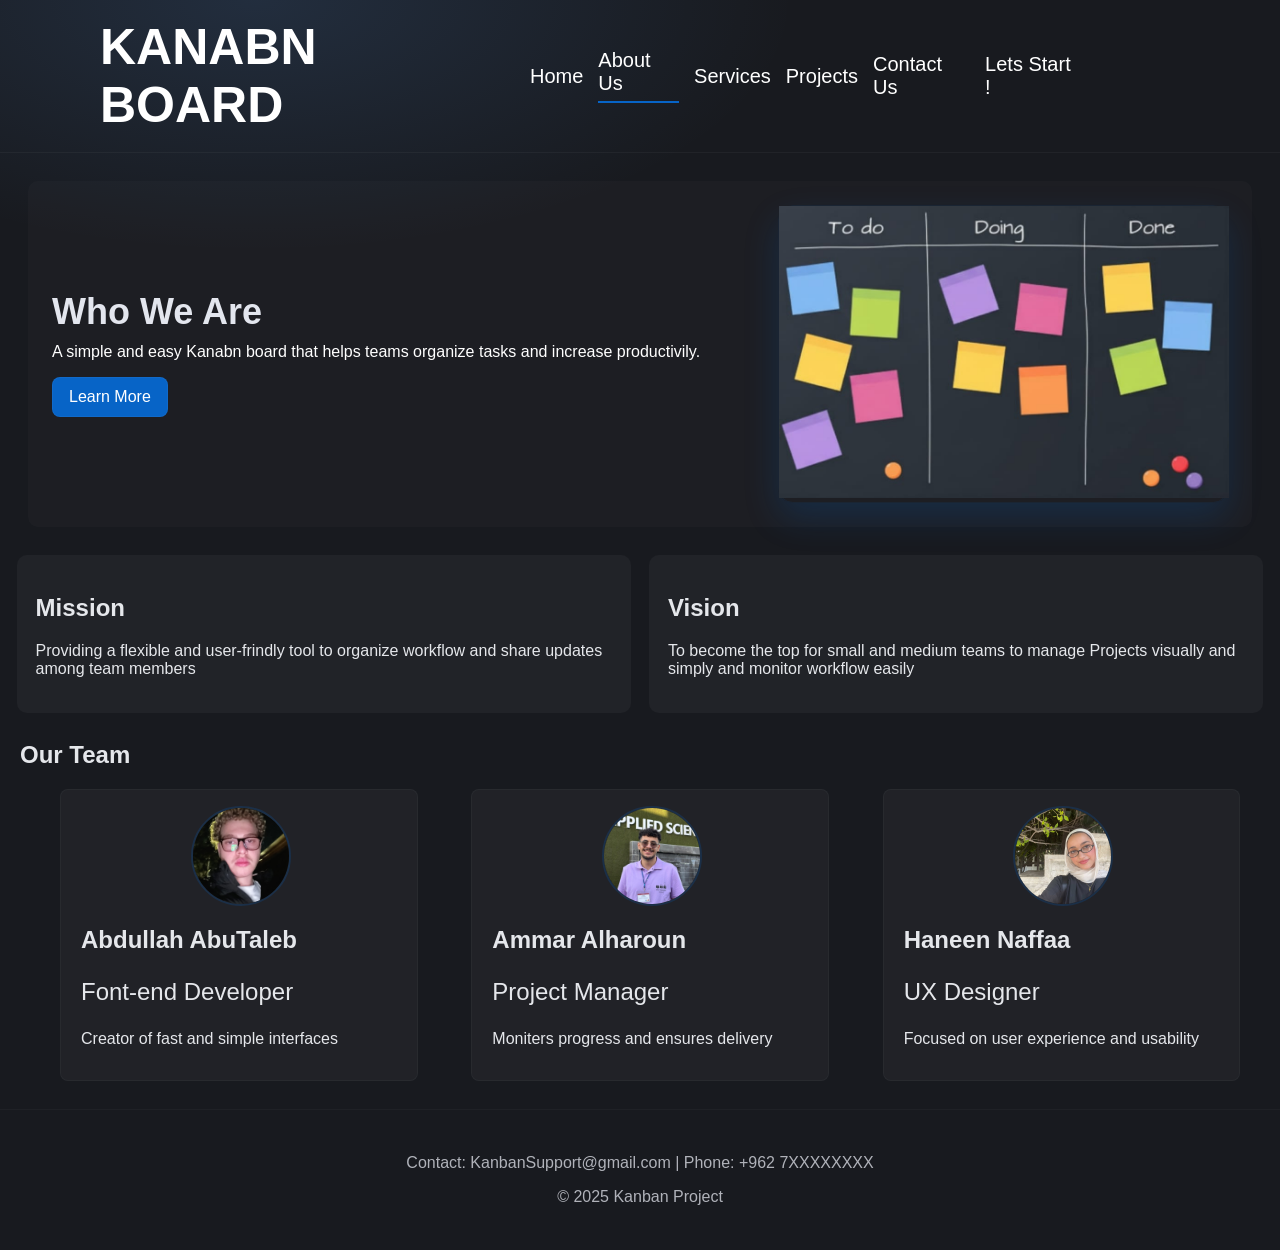
<file: Public/index.html>
<!DOCTYPE html>
<html lang="en">

<head>
  <link rel="stylesheet" href="/css/theme.css">
  <link rel="stylesheet" href="/css/styles.css">
  <title>About</title>
</head>

<body>
  <header class="site-header">
    <div class="header-inner">
      <div class="logo">KANABN BOARD</div>
      <nav class="main-nav" aria-label="main list">
        <a href="welcome.html" class="nav-link">Home</a>
        <!-- active class marks current page in the nav -->
        <a href="index.html" class="nav-link active">About Us</a>
        <a href="services.html" class="nav-link">Services</a>
        <a href="portfolio.html" class="nav-link">Projects</a>
        <a href="contact.html" class="nav-link">Contact Us</a>
        <a href="/app/login-page.html" class="nav-link">Lets Start !</a>
      </nav>
    </div>
  </header>
  <main>

    <!-- Hero section: left (text) + right (image)-->

    <section class="hero">
      <div class="hero-left">
        <h1>Who We Are</h1>
        <p>A simple and easy Kanabn board that helps teams organize tasks and increase productivily.</p>
        <a class="btn" href="#mission">Learn More</a>
      </div>
      <div class="hero-right">
        <div class="heroimg"><img src="/img/0a4eaed3-33e4-4d41-a7c4-6e86b63d8e16.jpeg"></div>
      </div>
    </section>
    <section id="mission" class="two-cols">
      <div class="card">
        <h2>Mission</h2>
        <p>Providing a flexible and user-frindly tool to organize workflow and share updates among team members</p>
      </div>
      <div class="card">
        <h2>Vision</h2>
        <p>
          To become the top for small and medium teams to manage Projects visually and simply
          and monitor workflow easily
        </p>
      </div>
    </section>

    <!-- Team section -->

    <section class="team">
      <h1 margin-right:10px>Our Team</h1>
      <div class="team-grid">
        <article class="team-card">
          <div class="avatar">
            <img src="/img/abood.jpeg" class="team-img"><!--هون نحط صورنا-->
          </div>
          <h2>Abdullah AbuTaleb</h2>
          <p class="rol">Font-end Developer</p>
          <p class="bio">Creator of fast and simple interfaces</p>

        </article>
        <article class="team-card">
          <div class="avatar">
            <img src="/img/ammar.jpg" class="team-img"><!--هون نحط صورنا-->
          </div>

          <h2>Ammar Alharoun</h2>
          <p class="rol">Project Manager</p>
          <p class="bio">Moniters progress and ensures delivery</p>


        </article>
        <article class="team-card">
          <div class="avatar">
            <img src="/img/haneen.jpg" class="team-img"><!--هون نحط صورنا-->
          </div>
          <h2>Haneen Naffaa</h2>
          <p class="rol">UX Designer</p>
          <p class="bio">Focused on user experience and usability</p>
        </article>
      </div>
    </section>



  </main>





  <footer class="site-footer" role="contentinfo">
    <div class="container">
      <p>Contact: KanbanSupport@gmail.com | Phone: +962 7XXXXXXXX</p>
      <p>© 2025 Kanban Project</p>
    </div>
  </footer>
  </main>
</body>

</html>
</file>
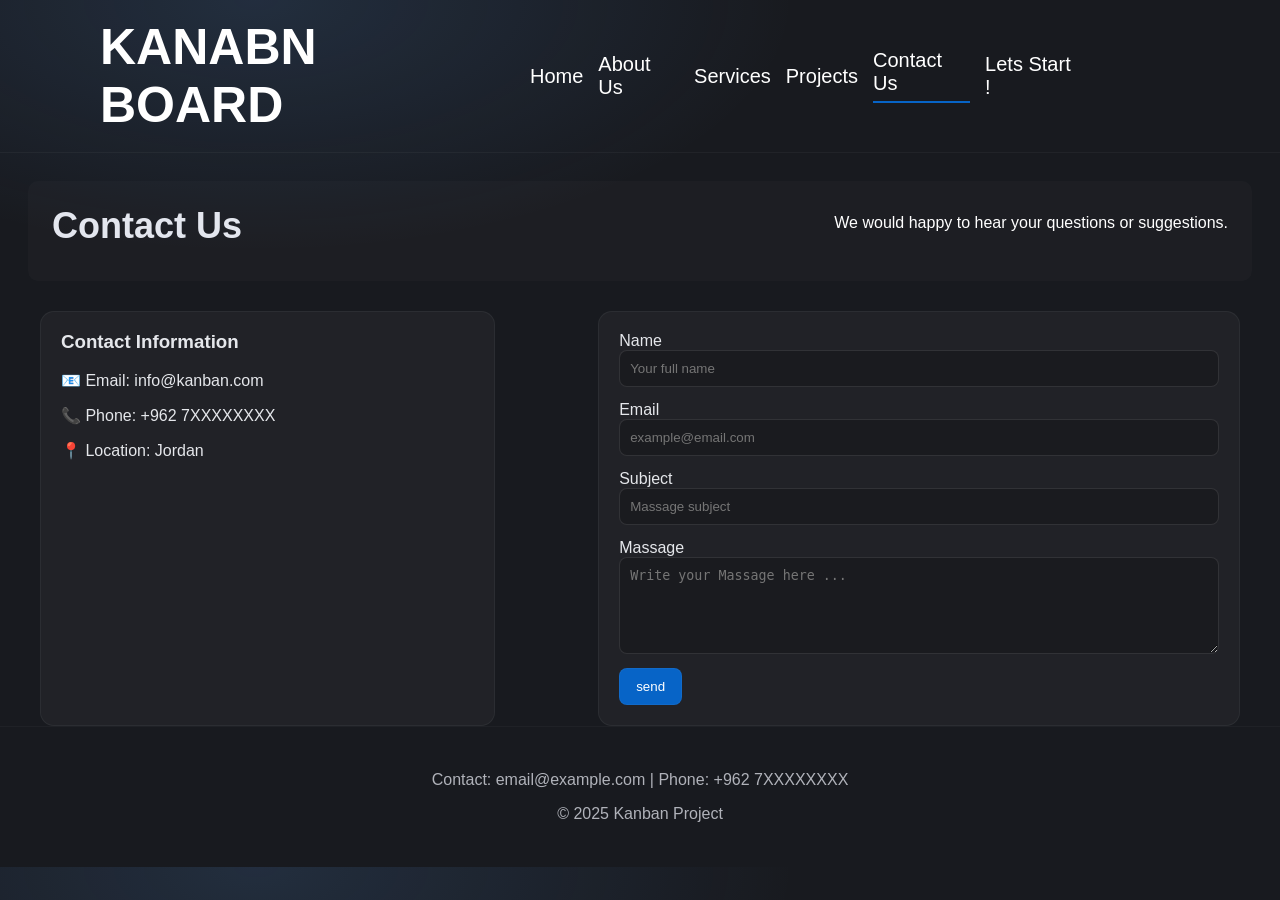
<file: Public/contact.html>
<!doctype html>
<html lang="en">

<head>
  <meta charset="utf-8">
  <title>Contact — Kanban</title>
  <meta name="viewport" content="width=device-width, initial-scale=1">

  <link rel="stylesheet" href="/css/theme.css">
  <link rel="stylesheet" href="/css/styles.css">
</head>

<body>


  <!--Header -->
  <header class="site-header">
    <div class="header-inner">
      <div class="logo">KANABN BOARD</div>
      <nav class="main-nav" aria-label="main list">
        <a href="welcome.html" class="nav-link">Home</a>
        <!-- active class marks current page in the nav -->
        <a href="index.html" class="nav-link ">About Us</a>
        <a href="services.html" class="nav-link">Services</a>
        <a href="portfolio.html" class="nav-link">Projects</a>
        <a href="contact.html" class="nav-link active">Contact Us</a>
        <a href="/app/login-page.html" class="nav-link">Lets Start !</a>
      </nav>
    </div>
  </header>

  <main class="container">

    <section class="hero">
      <h1>Contact Us</h1>
      <p class="hero-sub">We would happy to hear your questions or suggestions.</p>
    </section>

    <section class="contact-wrapper">

      <!-- Contact Info -->
      <div class="contact-info">
        <h3>Contact Information</h3>
        <p>📧 Email: info@kanban.com</p>
        <p>📞 Phone: +962 7XXXXXXXX</p>
        <p>📍 Location: Jordan</p>
      </div>

      <!-- Contact Form -->
      <form class="contact-form">
        <div class="form-group">
          <label>Name</label>
          <input type="text" placeholder="Your full name" maxlength="50" required>
        </div>

        <div class="form-group">
          <label>Email</label>
          <input type="email" placeholder="example@email.com" required>
        </div>

        <div class="form-group">
          <label>Subject</label>
          <input type="text" maxlength="100" placeholder="Massage subject">
        </div>

        <div class="form-group">
          <label>Massage</label>
          <textarea rows="5" placeholder="Write your Massage here ..." maxlength="250" required></textarea>
        </div>

        <button type="submit" class="btn">send</button>
      </form>

    </section>

  </main>
  <!--Footer-->
  <footer class="site-footer" role="contentinfo">
    <div class="container">
      <p>Contact: email@example.com | Phone: +962 7XXXXXXXX</p>
      <p>© 2025 Kanban Project</p>
    </div>
  </footer>


</body>

</html>
</file>
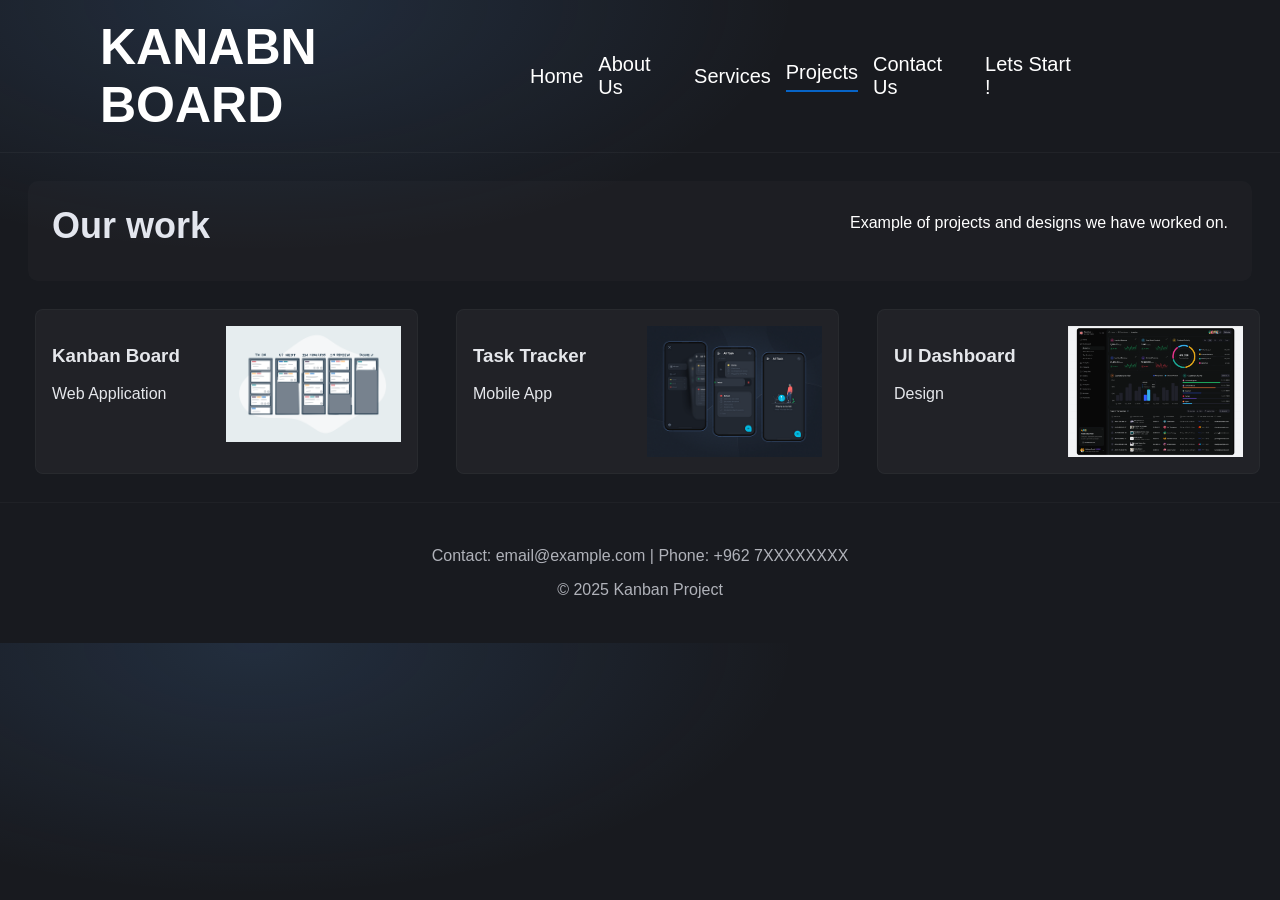
<file: Public/portfolio.html>
<!doctype html>
<html lang="en">

<head>
  <title>Portfolio — Kanban</title>
  <link rel="stylesheet" href="/css/theme.css">
  <link rel="stylesheet" href="/css/styles.css">
</head>

<body>

  <!--Header (same as about page) -->
  <header class="site-header">
    <div class="header-inner">
      <div class="logo">KANABN BOARD</div>
      <nav class="main-nav" aria-label="main list">
        <a href="welcome.html" class="nav-link">Home</a>
        <!-- active class marks current page in the nav -->
        <a href="index.html" class="nav-link">About Us</a>
        <a href="services.html" class="nav-link">Services</a>
        <a href="portfolio.html" class="nav-link active">Projects</a>
        <a href="contact.html" class="nav-link">Contact Us</a>
        <a href="/app/login-page.html" class="nav-link">Lets Start !</a>
      </nav>
    </div>
  </header>



  <main>

    <section class="hero">
      <h1>Our work</h1>
      <p>Example of projects and designs we have worked on.</p>
    </section>




    <!-- Grid of portfolio items -->
    <section class="portfolio-grid">


      <article class="portfolio-card">
        <div class="image-container">
          <img src="/img/BlogImage-LGM-9-Kanban.png" alt="Kanban Board Dark Mode" class="project-img">
        </div>
        <div class="card-content">
          <h3>Kanban Board</h3>
          <p>Web Application</p>
        </div>
      </article>


      <article class="portfolio-card">
        <div class="image-container">
          <img src="/img/original-110c0ddf0cb4b070be512af31ea9f524.png" alt="Task Tracker Dark Mode" class="project-img">
        </div>
        <div class="card-content">
          <h3>Task Tracker</h3>
          <p>Mobile App</p>
        </div>
      </article>


      <article class="portfolio-card">
        <div class="image-container">
          <img src="/img/original-6ccde408dbd36f1544fab618c6130f40.png" alt="UI Dashboard Dark Mode" class="project-img"><!---->
        </div>
        <div class="card-content">
          <h3>UI Dashboard</h3>
          <p>Design</p>
        </div>
      </article>


    </section>

  </main>
  <!--Footer-->
  <footer class="site-footer" role="contentinfo">
    <div class="container">
      <p>Contact: email@example.com | Phone: +962 7XXXXXXXX</p>
      <p>© 2025 Kanban Project</p>
    </div>
  </footer>

</body>

</html>
</file>
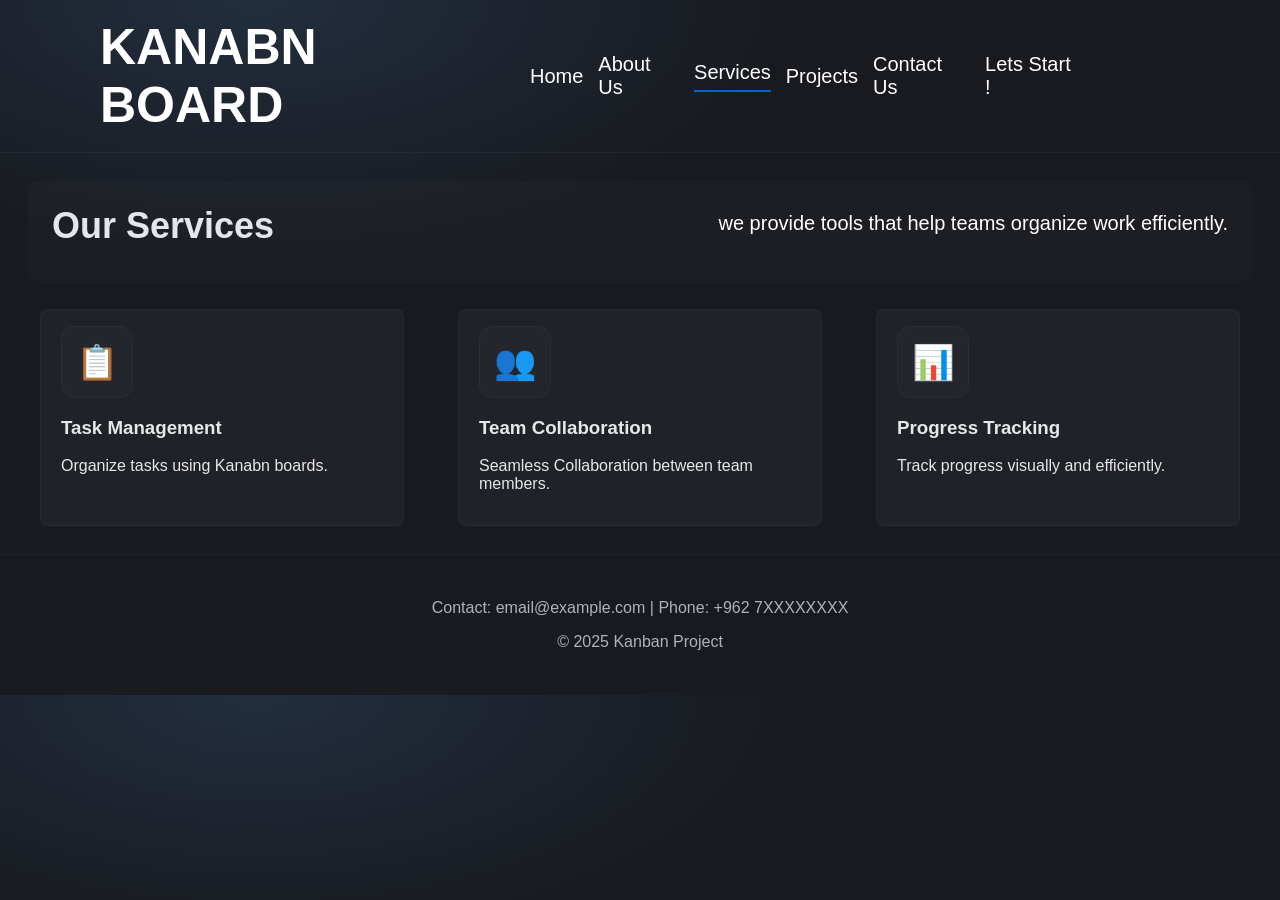
<file: Public/services.html>
<!DOCTYPE html>
<html lang="en">

<head>
  <title>Services</title>
  <link rel="stylesheet" href="/css/theme.css">
  <link rel="stylesheet" href="/css/styles.css">
</head>

<body>

  <!--Header (same as about page) -->
  <header class="site-header">
    <div class="header-inner">
      <div class="logo">KANABN BOARD</div>
      <nav class="main-nav" aria-label="main list">
        <a href="welcome.html" class="nav-link">Home</a>
        <!-- active class marks current page in the nav -->
        <a href="index.html" class="nav-link">About Us</a>
        <a href="services.html" class="nav-link active">Services</a>
        <a href="portfolio.html" class="nav-link">Projects</a>
        <a href="contact.html" class="nav-link">Contact Us</a>
        <a href="/app/login-page.html" class="nav-link">Lets Start !</a>
      </nav>
    </div>
  </header>

  <main>

    <!-- Services Section: simple hero + service cards -->
    <section class="hero">
      <h1>Our Services</h1>
      <p class="hero-text">we provide tools that help teams organize work efficiently.</p>
    </section>
    <!-- Cards container -->
    <section class="team-grid">
      <div class="team-card">
        <div class="icon">📋</div>
        <h3>Task Management</h3>
        <p>Organize tasks using Kanabn boards.</p>
      </div>

      <div class="team-card">
        <div class="icon">👥</div>
        <h3>Team Collaboration</h3>
        <p>Seamless Collaboration between team members.</p>
      </div>
      </div>

      <div class="team-card">
        <div class="icon">📊</div>
        <h3>Progress Tracking</h3>
        <p>Track progress visually and efficiently.</p>
      </div>
      </div>
    </section>

  </main>
  <!--Footer-->
  <footer class="site-footer" role="contentinfo">
    <div class="container">
      <p>Contact: email@example.com | Phone: +962 7XXXXXXXX</p>
      <p>© 2025 Kanban Project</p>
    </div>
  </footer>

</body>

</html>
</file>
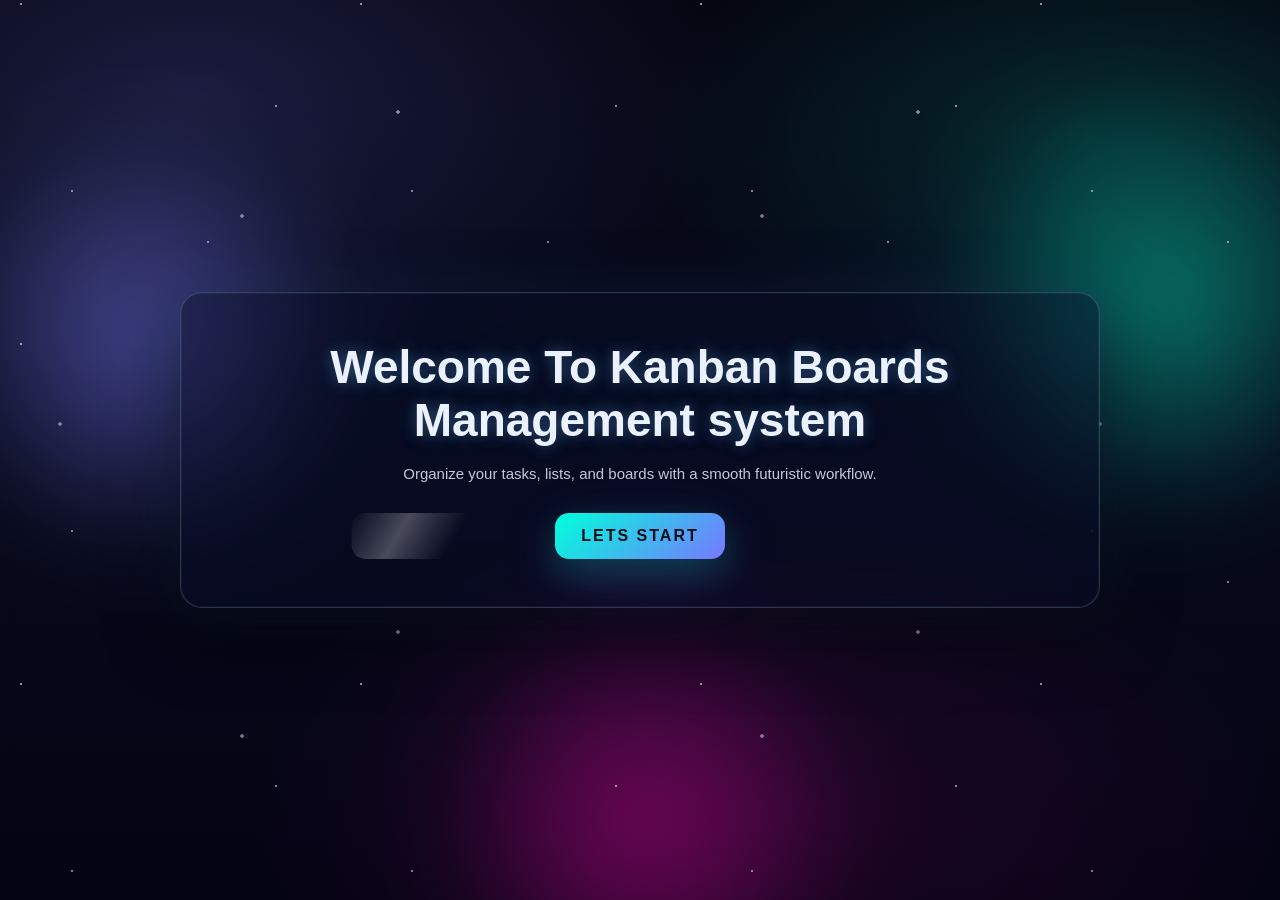
<file: Public/welcome.html>
<!DOCTYPE html>
<html lang="en">
<head>
  <meta charset="UTF-8" />
  <meta name="viewport" content="width=device-width, initial-scale=1.0"/>
  <title>Kanban Boards - Welcome</title>
  <link rel="stylesheet" href="/css/welcome.css" />
</head>
<body>

  <!-- animated background layers -->
  <div class="bg">
    <div class="stars"></div>
    <div class="stars2"></div>
    <div class="stars3"></div>

    <!-- glowing nebula blobs -->
    <div class="nebula n1"></div>
    <div class="nebula n2"></div>
    <div class="nebula n3"></div>
  </div>

  <!-- content -->
  <main class="wrap">
    <div class="card">
      
      <h1>Welcome To Kanban Boards Management system</h1>
      <p>Organize your tasks, lists, and boards with a smooth futuristic workflow.</p>

      <!-- change href to your next page -->
      <a class="btn" href="/Public/index.html">LETS START</a>

     
    </div>
  </main>

</body>
</html>
</file>
<file: css/theme.css>
/* theme.css */
body{
  margin:0;
  font-family: Arial, Helvetica, sans-serif;
  background: radial-gradient(900px 420px at 20% 0%, rgba(96,165,250,.14), transparent 60%),
    #181A1F;
  color: #e5e7eb;
}
/* 
   
      radial-gradient(circle at 30% 20%, #1a0033, #000010 70%);
              */   
/* slow page transitions */
.page{
  animation: fadeIn .45s ease-out;
}
.fade-out{
  animation: fadeOut .35s ease-in forwards;
}
@keyframes fadeIn { from{opacity:0; transform: translateY(10px);} to{opacity:1; transform: translateY(0);} }
@keyframes fadeOut { from{opacity:1;} to{opacity:0; transform: translateY(10px);} }

a{ color: inherit; }
</file>
<file: css/styles.css>
*{
  box-sizing: border-box;
}
body{
  margin: 0;
}


/*====Header====*/
.site-header{
  padding: 18px 0;
  border-bottom: 1px solid rgba(255, 255, 255, 0.04);

}

.header-inner{
  display: flex;
  align-items: center;
  justify-content: space-between;
  gap: 20px;
  margin-left: 100px;
  margin-right: 200px;

}


.logo{
 font-weight:700;
 font-size:50px;
 color: white;
}

.main-nav{
  display: flex;
  align-items: center;
  gap: 15px;
}

.main-nav .nav-link{
  color: white;
  text-decoration: none;
  font-size: 20px;
  display: inline-block;
  transition: all 0.7s ease;
  
  
}

.main-nav .nav-link.active{
  border-bottom: 2px solid #0764c7;
  padding-bottom: 6px;

}

.main-nav .nav-link:hover {
 transform: translateY(-3px); 
 text-shadow: 0 4px 8px rgba(7, 100,199); 
 color: #0764c7;
}


/*====Hero====*/
.hero{
  display: flex;
  gap: 20px;
  align-items: center;
  justify-content: space-between;
  margin:28px ;
  padding: 24px;
  border-radius: 10px;
  background:rgba(255,255,255,0.02);  
}
.hero h1{
  font-size: 42px;
  margin: 0 0 16px;
  color: #E3E6EE;
  transition: all 1.4s ease;
}
.hero-text {
  font-size: 20px;
  line-height: 1.6;
  color: #E3E6EE;
  transition: all 1.4s ease;
  
}
.btn{
  display: inline-block;
  padding: 10px 16px;
  border-radius: 8px;
  background-color: #0764c7;
  color: white;
  text-decoration: none;
  border: 1px solid rgba(255, 255, 255, 0.04);
   transition: all 0.3s ease;
  }

.btn:hover{
   transform: translateY(-5px);
     text-shadow: 0 4px 8px rgba(7, 100,199);
}

.main-nav .nav-link:hover {
    color:#0764c7 ;  
    transform: translateY(-4px); 
    text-shadow: 0 4px 10px rgba(7, 100,199);
}

.hero-left{
flex: 1;
}

.hero h1{
  font-size: 36px;
  margin: 0 0 10px;
  color: #E3E6EE;
}

.hero p{
  color:white;
  margin: 0 0 16px;
}

@keyframes floating {
    0% {
        transform: translateY(0px);
    }
    50% {
        transform: translateY(-15px);
    }
    100% {
        transform: translateY(0px);
    }
}

.hero-right {
    width: 450px;
    display: flex;
    align-items: center;
    justify-content: center;
}

.heroimg {
    width: 100%;
    max-width: 450px;
    height: auto;
    border-radius: 15px;
    box-shadow: 0 15px 35px rgba(7, 100, 199, 0.2);
    border: 1px solid rgba(7, 100, 199, 0.1);
    animation: floating 3s ease-in-out infinite; 
}

.heroimg img{
  width: 450px;
  height: auto;
}


/*====Cards====*/
.two-cols{
display: flex;
gap: 18px;
margin-bottom: 28px;
justify-content: center;
}

.card{
  width: 48%;
  background-color: rgba(255,255, 255, 0.04);
  padding: 18px;
  border-radius: 10px;
  border: 1px solid rgba(255,255, 255, 0.03);
  transition: all 0.3s ease;
  border: 1px solid transparent;
}

.card:hover{
  transform: translateY(-8px);
  box-shadow: 0 10px 25px rgba(7, 100, 199, 0.15);
  border-color: rgba(7, 100, 199, 0.2);
}

.team{
  margin-bottom: 28px;
  justify-content: center;
  padding-left: 20px;
}

.team-grid{
  display: grid;
  grid-template-columns:repeat(3,1fr) ;
  gap: 14px;
  margin-bottom: 28px;
  justify-content: center;
  padding-left: 40px;

}

.team-card{
  background-color: rgba(255, 255, 255, 0.04);
  padding: 16px;
  border-radius: 8px;
  border: 1px solid rgba(255,255, 255, 0.03);
  transition: all 0.4s ease;
  width: 90%;
  padding-left: 20px;
   
}

.avatar{
  width: 100px;
  height: 100px;
  border-radius: 50%;
  margin: 0 auto 15px;
  overflow: hidden;
  border: 2px solid rgba(7, 100, 199, 0.2);
  transition: all 0.3s ease;
}

.team-img{
  width: 100%;
  height: 100%;
  object-fit: cover;
}

.team-card:hover .avatar{
  transform: scale(1.1);
  background-color: rgba(7, 100, 199, 0.5);
  box-shadow: 0 0 15px rgba(7, 100, 199, 0.3);
}


.team-card:hover{
  transform: translateY(-8px);
  box-shadow: 0 10px 25px rgba(7, 100, 199, 0.15);
   border-color: rgba(96,165,250,.4);

 }



 /* Icon base */
.icon{
  width:72px;
  height:72px;
  border-radius:14px;
  display:inline-flex;
  align-items:center;
  justify-content:center;
  font-size:34px;
  background:rgba(255,255,255,0.02);
  border:1px solid rgba(255,255,255,0.03);
  transition: transform 300ms cubic-bezier(.2,.9,.3,1), box-shadow 300ms;
  will-change: transform;
  cursor:pointer;
  user-select:none;
}


/* Hover & focus effect */
.icon:hover,
.icon:focus-visible{
  transform: translateY(-10px) scale(1.08);
  box-shadow: 0 0 15px rgba(7, 100, 199, 0.3);
  outline: none;
}


/* Single-run bounce on enter */
@keyframes bounce-up {
  0%   { transform: translateY(0); }
  40%  { transform: translateY(-14px); }
  70%  { transform: translateY(-6px); }
  100% { transform: translateY(0); }
}

.icon:hover{
  animation: bounce-up 420ms cubic-bezier(.2,.8,.4,1);
}


/* ===== Footer ===== */
.site-footer{
  padding:28px 0;
  border-top:1px solid rgba(255,255,255,0.03);
  text-align:center;
  color:rgba(227, 230 ,238, 0.75) 

}

/* ===== Responsive ===== */
@media (max-width:900px){
  .hero{
    flex-direction:column;
    align-items:flex-start
  }

  .team-grid{
    grid-template-columns:1fr;
    gap:12px
  }

  .two-cols{
    grid-template-columns:1fr
  }

  .values-list{
    flex-wrap:wrap;
    justify-content:flex-start
  }

  .container{
    padding:12px
  }
}


/* ===== Portfolio ===== */
.portfolio-grid{
  display: grid;
  grid-template-columns:repeat(3,1fr) ;
  gap: 18px;
  margin-bottom: 28px;
  margin-top:20px;
   padding-left: 35px;
 
}

.portfolio-card{
  background-color: rgba(255, 255, 255, 0.04);
  padding: 16px;
  border-radius: 8px;
  border: 1px solid rgba(255,255, 255, 0.03);
  transition: all 0.3s ease;
  width: 95%;
  justify-content: center;
 
}

.portfolio-card:hover{
  transform: translateY(-10px);
  box-shadow: 0 22px 44px rgba(0,120,255,0.5);
}

.portfolio-thumb {
  height: 160px;
  border-radius: 10px;
  margin-bottom: 12px;
  overflow: hidden;  
}

.portfolio-thumb img {
  width: 100%;
  height: 100%;
  object-fit: cover; 
  display: block; 
  transition: transform 0.3s ease; 
}


/* ===== Contact Page ===== */

.contact-wrapper{
  display:grid;
  grid-template-columns: 1fr 1.2fr;
  gap:30px;
  margin-top:30px;
  justify-content: center;
}

.contact-info{
  background: rgba(255,255,255,0.04);
  border-radius:14px;
  border:1px solid rgba(255,255,255,0.05);
  width: 80%;
  padding-left: 20px;
  margin-left: 40px;
}

.contact-form{
  background: rgba(255,255,255,0.04);
  padding:20px;
  border-radius:14px;
  border:1px solid rgba(255,255,255,0.05);
  padding-right: 20px;
  margin-right: 40px;
}

.form-group{
  display:flex;
  flex-direction:column;
  margin-bottom:14px;
}

.form-group input,
.form-group textarea{
  padding:10px;
  border-radius:8px;
  border:1px solid rgba(255,255,255,0.1);
  background: rgba(0,0,0,0.2);
  color:#E3E6EE;
}

.form-group input:focus,
.form-group textarea:focus{
  outline:none;
  border-color: rgba(96,165,250,.6);
}

.letsStart 
{
  color: blueviolet;
  transition: transform 0.3s ease; 
}

.rol{
  font-size: x-large;
}
.project-img
{
  width: 50%;
  float: right;
}
</file>
<file: css/welcome.css>
/* ====== base ====== */
*{ box-sizing:border-box; padding:0; margin:0; }
html, body{ height:100%; }
body{
  font-family: Arial, Helvetica, sans-serif;
  overflow:hidden;
  color:#eaf2ff;
  background:#050611;
}

/* ====== galaxy background wrapper ====== */
.bg{
  position:fixed;
  inset:0;
  background:
    radial-gradient(900px 500px at 15% 10%, rgba(120, 120, 255, .18), transparent 60%),
    radial-gradient(800px 450px at 85% 15%, rgba(0, 255, 204, .12), transparent 55%),
    radial-gradient(900px 500px at 60% 90%, rgba(255, 0, 170, .10), transparent 60%),
    linear-gradient(180deg, #050611 0%, #070A1C 40%, #040414 100%);
}

/* ====== stars (3 layers for depth) ====== */
.stars, .stars2, .stars3{
  position:absolute;
  inset:-200px;
  background-repeat:repeat;
  opacity:.9;
  animation: drift 70s linear infinite;
  filter: drop-shadow(0 0 6px rgba(170, 210, 255, .15));
}

/* layer 1: tiny stars */
.stars{
  background-image:
    radial-gradient(1px 1px at 10% 20%, rgba(255,255,255,.9) 50%, transparent 55%),
    radial-gradient(1px 1px at 30% 80%, rgba(255,255,255,.8) 50%, transparent 55%),
    radial-gradient(1px 1px at 55% 40%, rgba(255,255,255,.9) 50%, transparent 55%),
    radial-gradient(1px 1px at 75% 25%, rgba(255,255,255,.7) 50%, transparent 55%),
    radial-gradient(1px 1px at 90% 70%, rgba(255,255,255,.85) 50%, transparent 55%);
  background-size: 220px 220px;
}

/* layer 2: mid stars */
.stars2{
  opacity:.65;
  animation-duration: 110s;
  background-image:
    radial-gradient(2px 2px at 20% 30%, rgba(180,220,255,.9) 50%, transparent 60%),
    radial-gradient(2px 2px at 65% 60%, rgba(255,255,255,.85) 50%, transparent 60%),
    radial-gradient(2px 2px at 80% 15%, rgba(255,220,255,.8) 50%, transparent 60%),
    radial-gradient(2px 2px at 40% 90%, rgba(220,255,245,.85) 50%, transparent 60%);
  background-size: 340px 340px;
}

/* layer 3: few brighter stars */
.stars3{
  opacity:.55;
  animation-duration: 160s;
  background-image:
    radial-gradient(3px 3px at 15% 60%, rgba(255,255,255,.95) 50%, transparent 65%),
    radial-gradient(3px 3px at 50% 20%, rgba(200,240,255,.9) 50%, transparent 65%),
    radial-gradient(3px 3px at 85% 80%, rgba(255,230,255,.9) 50%, transparent 65%);
  background-size: 520px 520px;
}

@keyframes drift{
  from{ transform: translate3d(0,0,0); }
  to{ transform: translate3d(-180px, 140px, 0); }
}

/* ====== nebula blobs (animated glow) ====== */
.nebula{
  position:absolute;
  width:520px;
  height:520px;
  border-radius:50%;
  filter: blur(40px);
  opacity:.55;
  animation: floaty 9s ease-in-out infinite;
  mix-blend-mode: screen;
}
.n1{ left: -120px; top: 80px;  background: radial-gradient(circle, rgba(120,120,255,.9), transparent 60%); }
.n2{ right:-140px; top: 40px;  background: radial-gradient(circle, rgba(0,255,200,.75), transparent 62%); animation-delay: -3s; }
.n3{ left: 30%;  bottom:-180px; background: radial-gradient(circle, rgba(255,0,170,.7), transparent 60%); animation-delay: -6s; }

@keyframes floaty{
  0%,100%{ transform: translateY(0) scale(1); }
  50%{ transform: translateY(-22px) scale(1.03); }
}

/* ====== layout ====== */
.wrap{
  position:relative;
  z-index:5;
  height:100%;
  display:flex;
  align-items:center;
  justify-content:center;
  padding: 20px;
}

/* ====== glass card ====== */
.card{
  width:min(920px, 92vw);
  padding: 48px 34px;
  border-radius: 22px;
  text-align:center;

  background: rgba(10, 14, 40, 0.45);
  border: 1px solid rgba(160, 210, 255, 0.22);
  box-shadow:
    0 0 0 1px rgba(255,255,255,0.04) inset,
    0 22px 70px rgba(0,0,0,.55),
    0 0 60px rgba(90, 160, 255, .12);

  backdrop-filter: blur(10px);
}

.badge{
  display:inline-block;
  padding: 8px 14px;
  border-radius: 999px;
  font-size: 12px;
  letter-spacing: 2px;
  text-transform: uppercase;
  color: rgba(235,245,255,.95);
  background: rgba(255,255,255,.06);
  border: 1px solid rgba(255,255,255,.10);
  box-shadow: 0 0 20px rgba(120, 120, 255, .12);
  margin-bottom: 18px;
}

.card h1{
  font-size: clamp(28px, 4vw, 46px);
  line-height: 1.15;
  margin-bottom: 14px;

  /* neon-ish title */
  text-shadow:
    0 0 14px rgba(120, 170, 255, .35),
    0 0 30px rgba(0, 255, 220, .12);
}

.card p{
  max-width: 720px;
  margin: 0 auto 26px auto;
  font-size: 15px;
  color: rgba(235,245,255,.82);
  line-height: 1.7;
}

/* ====== START button ====== */
.btn{
  display:inline-block;
  padding: 14px 26px;
  border-radius: 14px;
  font-weight: 800;
  letter-spacing: 2px;
  text-decoration:none;
  color:#071019;

  background: linear-gradient(135deg, rgba(0,255,220,1), rgba(120,120,255,1));
  box-shadow:
    0 12px 35px rgba(0, 255, 220, .18),
    0 18px 60px rgba(120, 120, 255, .18);

  transform: translateY(0);
  transition: transform .2s ease, box-shadow .2s ease, filter .2s ease;
  position: relative;
}

/* shine pass */
.btn::after{
  content:"";
  position:absolute;
  inset:0;
  border-radius: 14px;
  background: linear-gradient(120deg, transparent 0%, rgba(255,255,255,.35) 30%, transparent 60%);
  transform: translateX(-120%);
  animation: shine 2.8s ease-in-out infinite;
  pointer-events:none;
  opacity:.75;
}

@keyframes shine{
  0%{ transform: translateX(-120%); }
  60%{ transform: translateX(120%); }
  100%{ transform: translateX(120%); }
}

.btn:hover{
  transform: translateY(-2px) scale(1.02);
  box-shadow:
    0 18px 60px rgba(0, 255, 220, .22),
    0 28px 90px rgba(120, 120, 255, .22);
  filter: brightness(1.05);
}

.btn:active{
  transform: translateY(0) scale(.99);
}

.hint{
  margin-top: 18px;
  font-size: 12px;
  color: rgba(235,245,255,.65);
}
</file>
